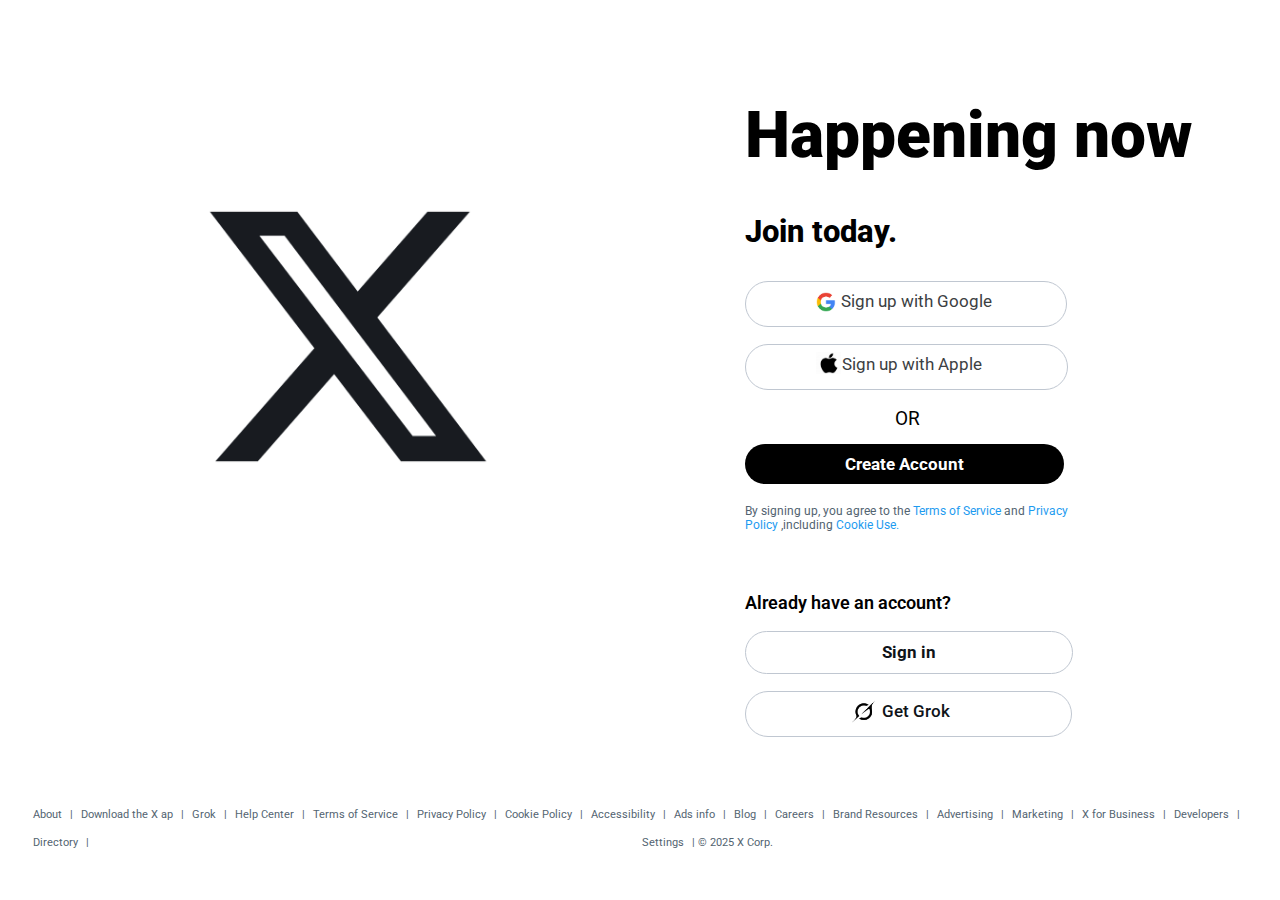
<file: index.html>
<!DOCTYPE HTML>
<HTML>
	<HEAD>
		<TITLE>
			X Clone	  
		</TITLE>
		<link rel="stylesheet" href="twittersignup.css">
		<link rel="preconnect" href="https://fonts.googleapis.com">
    <link rel="preconnect" href="https://fonts.gstatic.com" crossorigin>
    <link href="https://fonts.googleapis.com/css2?family=Roboto:ital,wght@0,100..900;1,100..900&display=swap" rel="stylesheet">
	</HEAD>
	<BODY >
		<DIV class="mainbox" >
			<DIV class="classX-Logo">
				<img src="logos/X-Logo.jpg" class="X-logo">
			</DIV>
			<DIV >
				<div class="class-title">
					<p class="title">
						Happening now
					</p>
				</div>
				<div class="class-subheading">
					<p class="subheading">
						Join today.
					</p>
				</div>
				<div class="class-button1">
          <button class="button01">
            <div class="insidebutton01">
              <div>
                <img src="logos/googlelogo.png" class="googlelogo">
              </div>
              <div>
                <p style="margin-top:0px;
                margin-bottom:0px;">
                   Sign up with Google 
                </p>
              </div>
            </div>
					</button>
				</div>
				<div class="class-button1">
          <button class="buttonapple">
            <div class="insidebutton02">
              <div>
                <img src="logos/OIP (1).jpg" class="applelogo">
              </div>
              <div>
                <p style="margin-top:0px;
                margin-bottom:0px;">
                   Sign up with Apple
                </p>
              </div>
            </div>
					</button>
				</div>
				<div class="classp-or">
          <p class="p-or">
            OR
          </p>
        </div>
				<div class="class-button2">
          <button class="button02">
            Create Account
					</button>
				</div>
				<div class="classprivacy">
          <p class="privacy">
            By signing up, you agree to the 
            <span>
              <a href="https://x.com/en/tos" Target="_blank" class="Termsandcondition">
                Terms of Service
              </a>
            </span> 
            and
            <span >
              <a href="https://x.com/en/privacy" Target="_blank" class="Termsandcondition">
                Privacy Policy
              </a>
            </span>
            ,including
            <span >
              <a href="https://help.x.com/en/rules-and-policies/x-cookies" Target="_blank" class="Termsandcondition">
                Cookie Use.
              </a>
            </span>
          </p>
        </div>
				<div class="class-already">
          <p class="already">
            Already have an account?
          </p>
        </div>
				<div class="class-button3">
          <button class="button03">
            Sign in
					</button>
				</div>
        <div class="class-button4">
          <button class="button04">
            <div class="insidebutton04">
              <div>
                <img src="logos/OIP.webp" class="groklogo">
              </div>
              <div>
                <p style="margin-top:0px;
                margin-bottom:0px;">
                   Get Grok
                </p>
              </div>
            </div>
					</button>
				</div>
			</DIV>	
		</DIV>

    <div class="class-about-section">
      <div class="class-links">
        <p class="about-section">
          <span>
            <a href="https://about.x.com/en" class="links">
            About
            </a>
          </span>
          |
          <span>
            <a href="https://help.x.com/en/using-x/download-the-x-app" class="links" target="_blank">
              Download the X ap
            </a>
          </span>
          |
          <span>
            <a href="https://grok.com/" class="links" target="_blank">
              Grok
            </a>
          </span>
          |
          <span>
            <a href="https://help.x.com/en" class="links" target="_blank">
              Help Center
            </a>
          </span>
          |
          <span>
            <a href="https://x.com/en/tos" class="links" target="_blank">
              Terms of Service
            </a>
          </span>
          |
          <span>
            <a href="https://x.com/en/privacy" class="links" target="_blank">
              Privacy Policy
            </a>
          </span>
          |
          <span>
            <a href="https://help.x.com/en/rules-and-policies/x-cookies" class="links" target="_blank">
              Cookie Policy
            </a>
          </span>
          |
          <span>
            <a href="https://help.x.com/en/resources/accessibility" class="links" target="_blank">
              Accessibility
            </a>
          </span>
          |
          <span>
            <a href="https://business.x.com/en/help/troubleshooting/how-x-ads-work" class="links" target="_blank">
              Ads info
            </a>
          </span>
          |
          <span>
            <a href="https://blog.x.com/" class="links" target="_blank">
              Blog
            </a>
          </span>
          |
          <span>
            <a href="https://careers.x.com/en" class="links" target="_blank">
              Careers
            </a>
          </span>
          |
          <span>
            <a href="https://about.x.com/en/who-we-are/brand-toolkit" class="links" target="_blank">
              Brand Resources
            </a>
          </span>
          |
          <span>
            <a href="https://business.x.com/en/advertising?ref=gl-tw-tw-twitter-advertise" class="links" target="_blank">
              Advertising
            </a>
          </span>
          |
          <span>
            <a href="https://business.x.com/en" class="links" target="_blank">
              Marketing
            </a>
          </span>
          |
          <span>
            <a href="https://business.x.com/en?ref=web-twc-ao-gbl-twitterforbusiness&utm_source=twc&utm_medium=web&utm_campaign=ao&utm_content=twitterforbusiness" class="links" target="_blank">
              X for Business
            </a>
          </span>
          |
          <span>
            <a href="https://developer.x.com/en" class="links" target="_blank">
              Developers
            </a>
          </span>
          |
          <span>
            <a href="https://x.com/i/directory/profiles" class="links" target="_blank">
              Directory
            </a>
          </span>
          |
          <span>
            <a href="https://x.com/settings/account/personalization" class="linkssetting" target="_blank">
              Settings
            </a>
          </span>
          <span>
            | © 2025 X Corp.
          </span>
        </p>
      </div>
    </div>
	</BODY>
		

</HTML>
</file>
<file: twittersignup.css>
.mainbox{
 	display:grid;
	grid-template-columns:1.4fr 1fr;
}
.classX-Logo{
  width:100%;
  vertical-align:middle;
}
.X-logo{
	padding-top:200px;
  max-width:62%;
  padding-left:15%;
  padding-right:15%;
}
.class-title{
	width:100%;
}
.title{	
	font-family:"Roboto", sans-serif;
	font-size:64px;
	font-weight:900;
	margin-top:90px;
	margin-bottom:0px;
}
.class-subheading{
	width:100%;
}
.subheading{
	font-family:"Roboto", sans-serif;
	font-size:31px;
	font-weight:800;
	
	margin-top:40px;
}
.class-button1{
	width:100%;
	height:63px;
}
.button01{
	font-family:"Roboto";
	font-size:17px;
  line-height: 25px;
  font-weight:400;
  color:rgb(60,64,67);
	background-color:rgb(255,255,255);
	border-radius:40px;
  border-color: rgb(192, 199, 209);
  border-width: 1.8px;
  border-style:solid;
	padding-top:7px;
	padding-bottom:7px;
  padding-left:70px;
  padding-right:70px;
  border-style:solid;
  transition: background-color .3s ,border-color .2s , border-width .2s;
  cursor:pointer;
}
.insidebutton01{
  display:grid;
  grid-template-columns:20px 160px;
  height:30px;
}
.buttonapple {
  font-family: "Roboto";
  font-size: 17px;
  line-height: 25px;
  font-weight: 400;
  color: rgb(60, 64, 67);
  background-color: rgb(255, 255, 255);
  border-radius: 40px;
  border-color: rgb(192, 199, 209);
  border-width: 1.8px;
  border-style: solid;
  padding-top: 7px;
  padding-bottom: 7px;
  padding-left: 70px;
  padding-right: 75px;
  border-style: solid;
  transition: background-color .3s;
  cursor: pointer;
}
.insidebutton02 {
  display: grid;
  grid-template-columns: 16px 160px;
  height: 30px;
}
.buttonapple:hover {
  background-color: rgb(220, 224, 227);
}
.buttonapple:active{
  background-color:rgb(206, 208, 210);
}
.googlelogo{
  width:20px;
  padding-top:3px;
  vertical-align: top;
}
.applelogo {
  width: 25px;
  vertical-align: top;
}
.googlelogo:hover{
  background-color: rgb(223, 234, 240);
}
.button01:hover{
  background-color: rgb(223, 234, 240);
}
.button01:active{
  border-color:rgb(113, 176, 238) ;
  border-width:2px;
}
.classp-or{
  height:27px;
  width:100%;
  margin-bottom:10px;
}
.p-or{
  font-family:"Roboto", sans-serif;
	font-size:19px;
	font-weight:400;
  margin-top:0px;
  margin-bottom:0px;
  text-align: left;
  padding-left:150px;
}
.class-button2{
	width:100%;
	height:60px;
}
.button02{
  font-family:"Roboto",sans-serif;
	font-size:17px;
  font-weight:700;
	color:rgb(255, 255, 255);
	background-color:rgb(0, 0, 0);
	border-radius:40px;
  border-color: rgb(192, 199, 209);
  border-width: 2px;
	padding-top:10px;
	padding-bottom:10px;
  padding-left:100px;
  padding-right:100px;
  border-style:none;
  transition: background-color .3s;
  cursor:pointer;
}
.button02:hover{
  background-color: rgb(44, 42, 42);
}
.button02:active{
  background-color:rgb(64, 61, 61);
}
.classprivacy{
  width:100%;
}
.privacy{
  font-family: "Roboto";
  font-size:12px;
  margin-top:0px;
  margin-bottom:0px;
  color: rgb(83, 100, 113);
  width:350px;
}
.Termsandcondition{
  color:rgb(29, 155, 240);
  text-decoration: none;
}
.Termsandcondition:hover{
  text-decoration:underline;
}

.class-already{
  width:100%;
  margin-top:60px;
}
.already{
  font-family:"Roboto";
  font-size:18px;
  font-weight:600;
}
.class-button3{
	width:100%;
	height:60px;
  margin-top:5px;
}
.button03{
	font-family:"Roboto";
	font-size:17px;
  line-height: 25px;
  font-weight:700;
  color:rgb(15,20,25);
	background-color:rgb(255,255,255);
	border-radius:40px;
  border-color: rgb(192, 199, 209);
  border-width: 1.8px;
  border-style:solid;
	padding-top:8px;
	padding-bottom:8px;
  padding-left:136px;
  padding-right:136px;
  border-style:solid;
  transition: background-color .3s;
  cursor:pointer;
}
.button03:hover{
  background-color:rgba(233, 237, 238, 0.822);
}
.button03:active {
  background-color: rgba(212, 216, 217, 0.822);
}
.class-button4{
	width:100%;
	height:63px;
}
.button04{
	font-family:"Roboto";
	font-size:17px;
  line-height: 25px;
  font-weight:500;
  color:rgb(15,20,25);
	background-color:rgb(255,255,255);
	border-radius:40px;
  border-color: rgb(192, 199, 209);
  border-width: 1.8px;
  border-style:solid;
	padding-top:7px;
	padding-bottom:7px;
  padding-left:105px;
  padding-right:105px;
  border-style:solid;
  transition: background-color .3s;
  cursor:pointer;
}
.button04:hover{
  background-color:rgba(233, 237, 238, 0.822);
}
.button04:active{
  background-color:rgba(212, 216, 217, 0.822);
}
.groklogo{
  width:25px;
  padding-right:10px;
  vertical-align: top;
}
.insidebutton04{
  display:grid;
  grid-template-columns:15px 100px;
  height:30px;
}

.class-about-section{
  display:grid;
  grid-template-columns: 1fr;
  margin-top:40px;
}
.class-links{
  width:100%;
  margin-left:20px;  
  max-width:1250px;
}
.about-section{
  font-family:"Roboto";
  font-size: 11px;
  color:rgb(83, 100, 113);
}
.links{
  font-family: "Roboto";
  font-size:11px;
  line-height:20px;
  color: rgb(83, 100, 113);
  text-decoration: none;
  padding-right:5px;
  padding-left:5px;
}
.links:hover{
  text-decoration:underline;
}
.linkssetting {
  font-family: "Roboto";
  font-size: 11px;
  text-align: center;
  line-height: 35px;
  color: rgb(83, 100, 113);
  text-decoration: none;
  padding-right: 5px;
  /* padding-left:44%; */
}

.linkssetting:hover {
  text-decoration: underline;
}
.linkssetting {
  font-family: "Roboto";
  font-size: 11px;
  text-align: center;
  line-height: 35px;
  color: rgb(83, 100, 113);
  text-decoration: none;
  padding-right: 5px;
  padding-left:44%;
}
</file>
